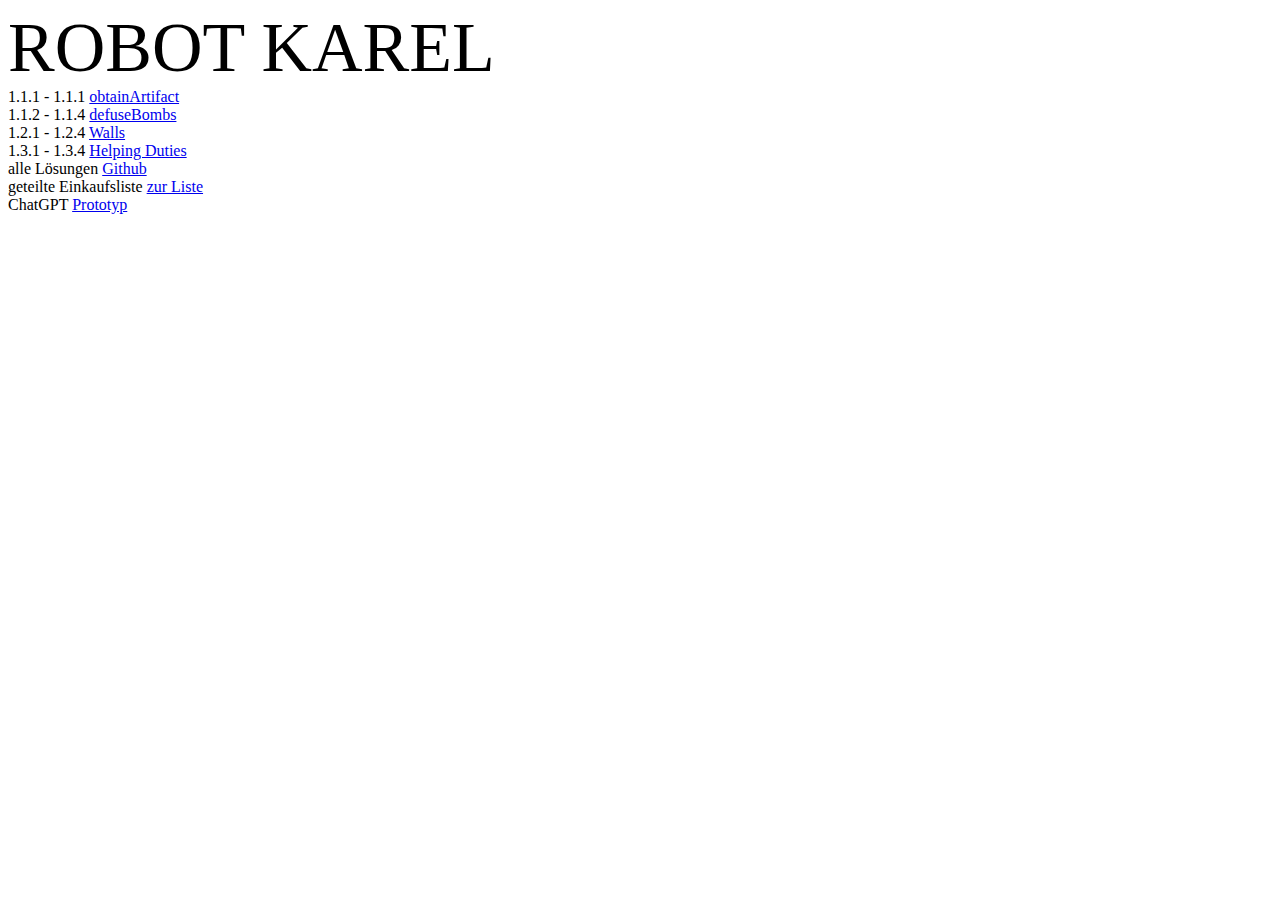
<file: index.html>
<!DOCTYPE html>
<html lang="en">
<head>
    <meta charset="UTF-8">
    <meta name="viewport" content="width=device-width, initial-scale=1.0">
    <title>ROBOT KAREL</title>
    <style>

        .headline2{
            font-size: 70px;
        }

    </style>
</head>
<body>
    <div class="headline2">
        ROBOT KAREL
    </div>
    <div>
        <span>1.1.1 - 1.1.1 </span><a href="obtainArtifact.html">obtainArtifact</a> <br>
        <span>1.1.2 - 1.1.4 </span> <a href="defuseBombs.html">defuseBombs</a> <br>
        <span>1.2.1 - 1.2.4 </span> <a href="walls.html">Walls</a> <br>
        <span>1.3.1 - 1.3.4 </span> <a href="helpingduties.html">Helping Duties</a> <br>
        <span>alle Lösungen</span> <a href="https://github.com/lukasnehrke/karel-solutions/blob/main/problems/0.0.1%20karelsFirstProgram.md">Github</a> <br>
        <span>geteilte Einkaufsliste </span> <a href="geteilte Einkaufsliste/index.html">zur Liste</a> <br>
        <span>ChatGPT</span> <a href="geteilte Einkaufsliste/prototype.html">Prototyp</a> <br>
    </div>
</body>
</html>
</file>
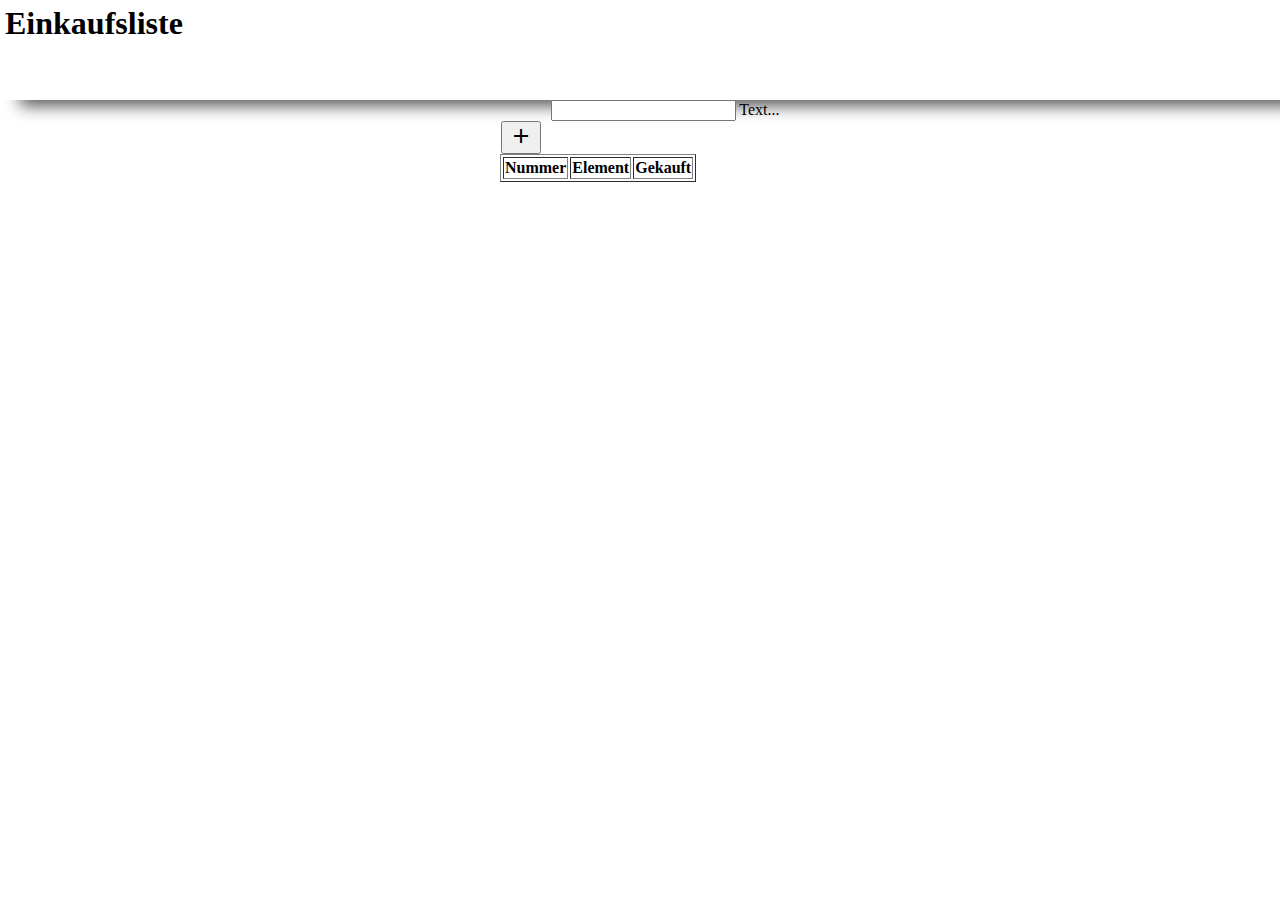
<file: geteilte Einkaufsliste/index.html>
<!DOCTYPE html>
<html lang="en">
<head>
    <meta charset="UTF-8">
    <meta name="viewport" content="width=device-width, initial-scale=1.0">
    <title>Einkaufsliste</title>
    <link rel="stylesheet" href="styles.css">

    <link rel="stylesheet" href="https://fonts.googleapis.com/icon?family=Material+Icons">
    <link rel="stylesheet" href="https://code.getmdl.io/1.3.0/material.indigo-pink.min.css">
    <script defer src="https://code.getmdl.io/1.3.0/material.min.js"></script>

</head>
<body>
    <header>
        <h1>
            Einkaufsliste
        </h1>
    </header>

    <!-- Textfield with Floating Label -->
<div class="add-container" >
    <form action="#" id="addItemForm">
        <div class="mdl-textfield mdl-js-textfield mdl-textfield--floating-label">
        <input class="mdl-textfield__input" type="text" id="sample3">
        <label class="mdl-textfield__label" for="sample3">Text...</label>
        </div>
        <!-- Colored FAB button with ripple -->
    <button onclick="addItem()"  class="mdl-button mdl-js-button mdl-button--fab mdl-js-ripple-effect mdl-button--colored">
        <i class="material-icons">add</i>
    </button>
    </form>

  
</div>
<table id="itemTable" border="1">

    <thead>
        <tr>
            <th>Nummer</th>
            <th>Element</th>
            <th>Gekauft</th>
        </tr>
    </thead>
    <tbody>
        
    </tbody>
</table> 

<script>
    function addItem(){
        let newItem = document.getElementById("sample3").value;

        let table = document.getElementById("itemTable").getElementsByTagName('tbody')[0];

        let newRow = table.insertRow(table.rows.length);

        let cell1 = newRow.insertCell(0);
        let cell2 = newRow.insertCell(1);
        let cell3 = newRow.insertCell(2);

        cell1.innerHTML = table.rows.length;
        cell2.innerHTML = newItem;
        cell3.innerHTML = '<input type="checkbox" onclick="markAsBought(this)">'

        document.getElementById("sample3").value = "";
    }

    function markAsBought(checkbox){
        let row = checkbox.closest("tr");
    }
</script>

</body>
</html>
</file>
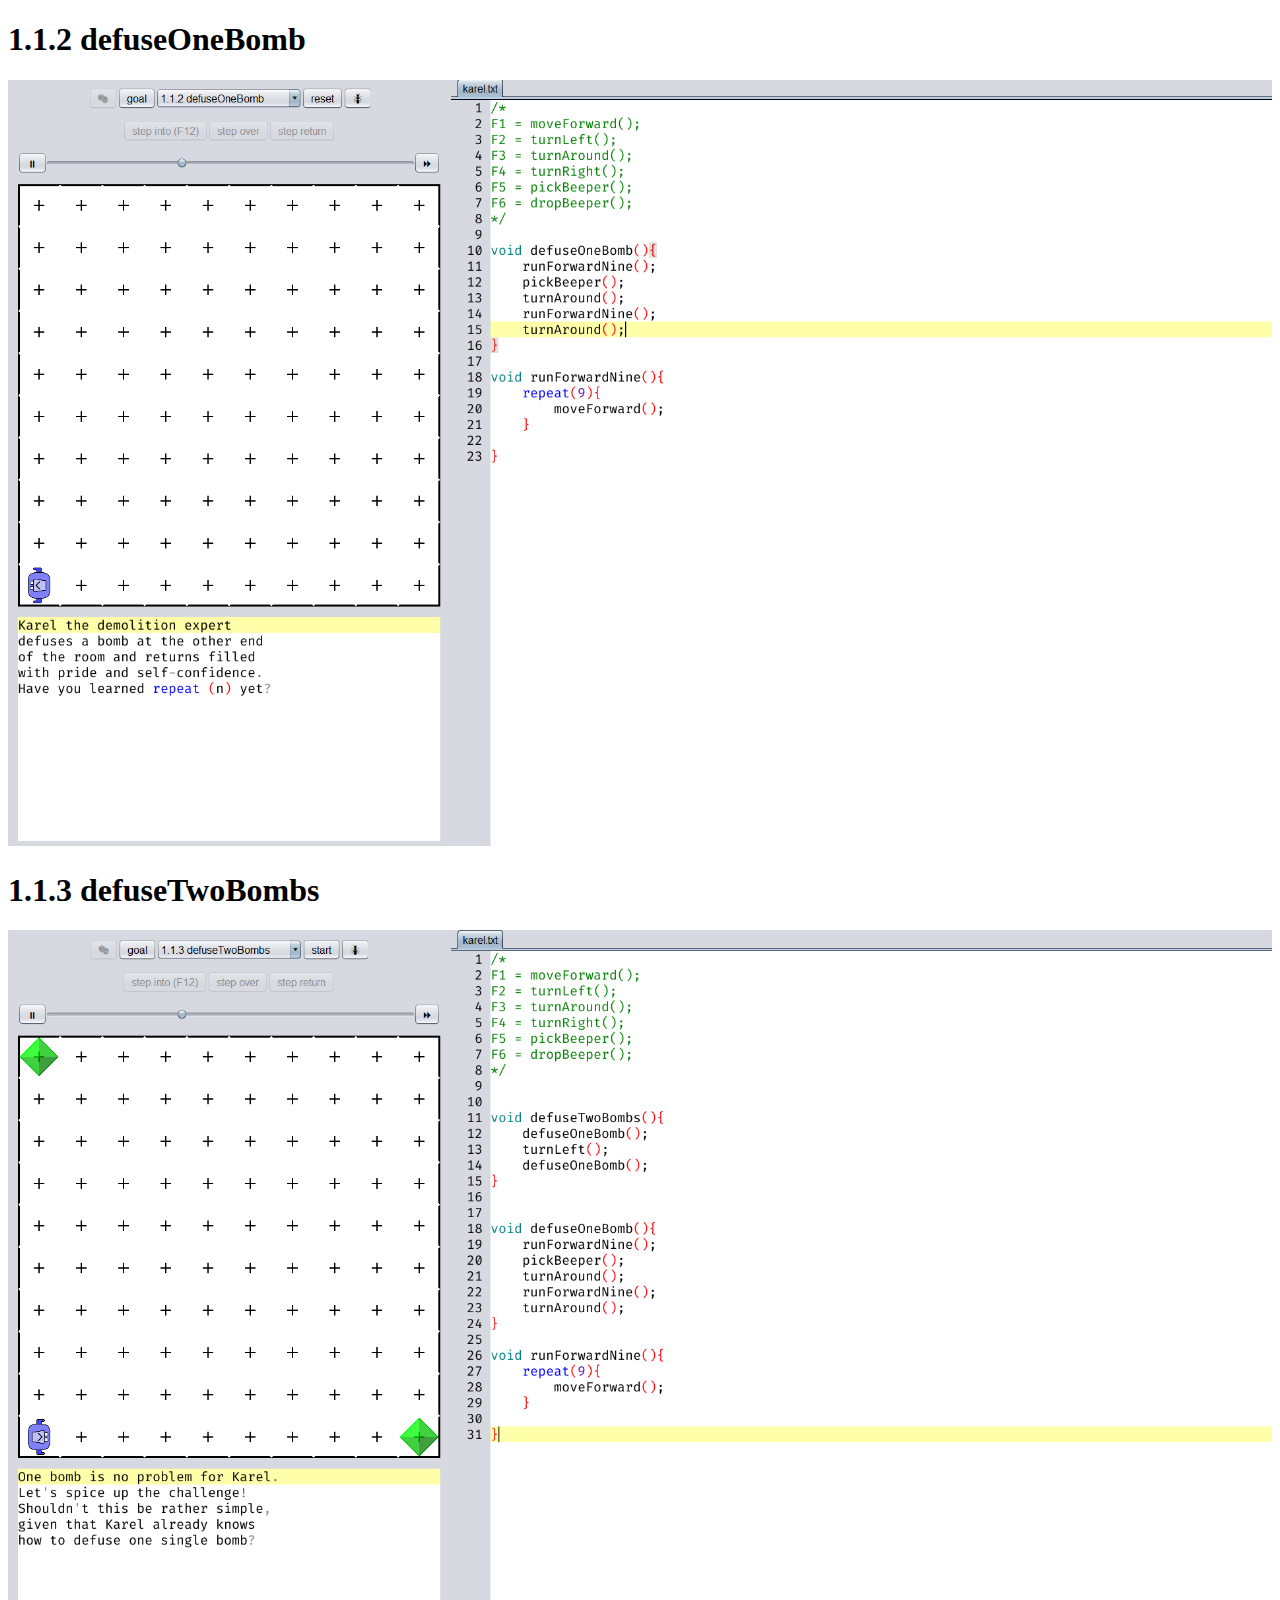
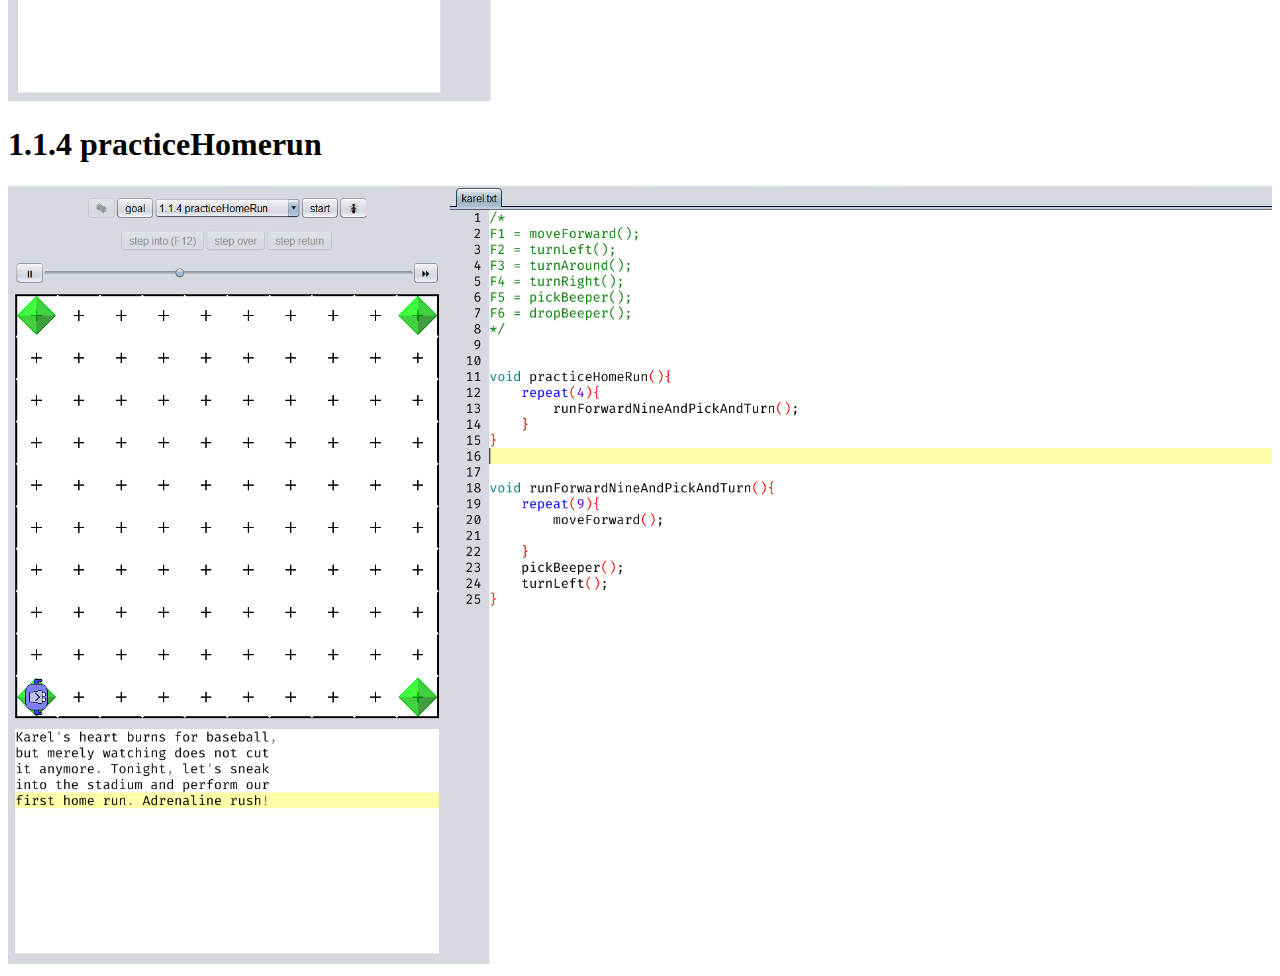
<file: defuseBombs.html>
<!DOCTYPE html>
<html lang="en">
<head>
    <meta charset="UTF-8">
    <meta name="viewport" content="width=device-width, initial-scale=1.0">
    <title>defuseBombs</title>
    
    <style>
        .img{
            width:100%
        }
    </style>
</head>

<body>
    <h1>
        1.1.2 defuseOneBomb
    </h1>
    <img class='img' src="img/defuseOneBomb.png">
<br>
    <h1>
        1.1.3 defuseTwoBombs
    </h1>
    <img class="img" src="img/defuseTwoBombs.png">

<br>
    <h1>
        1.1.4 practiceHomerun
    </h1>
    <img class="img" src="img/practiceHomeRun.png">
</body>
</html>
</file>
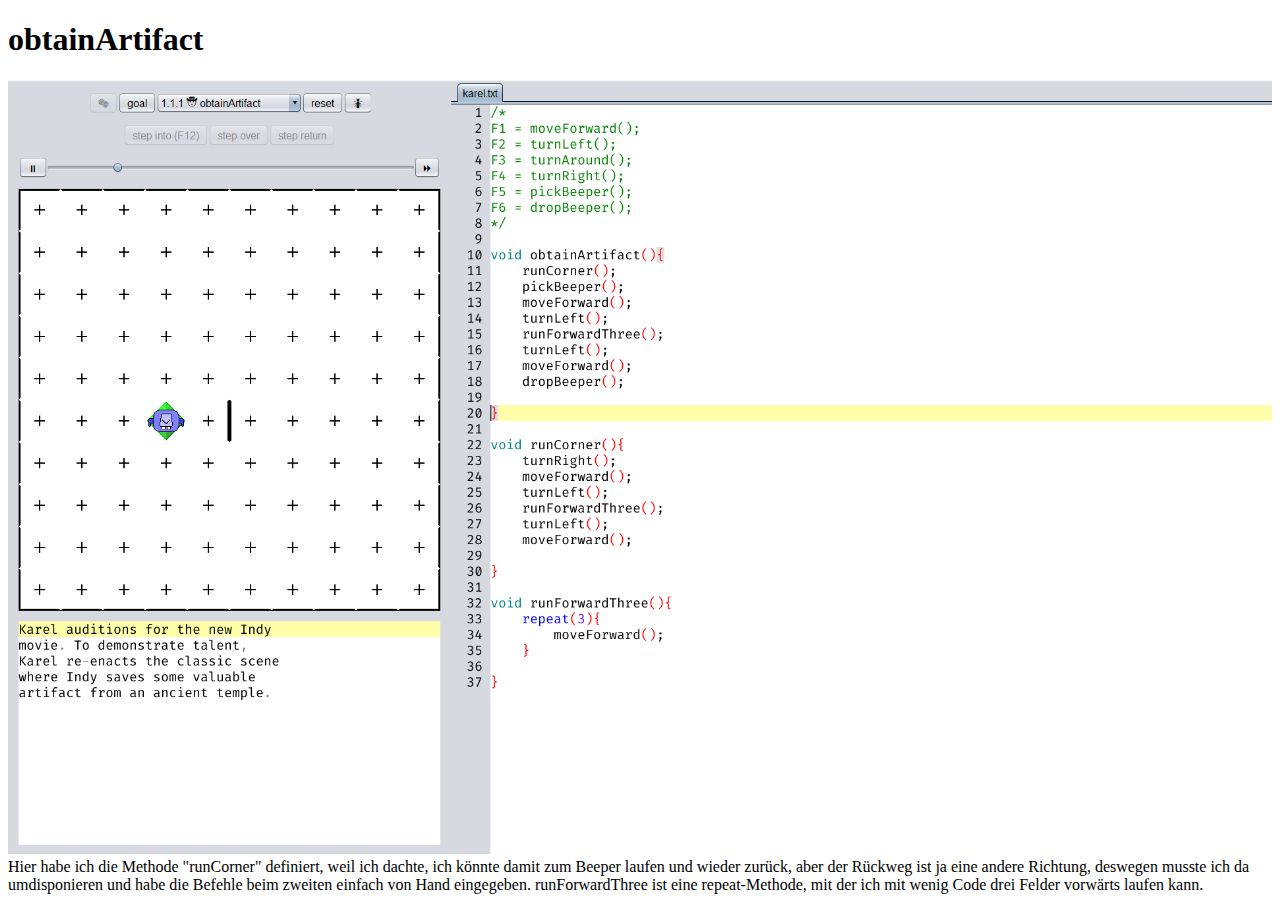
<file: obtainArtifact.html>
<!DOCTYPE html>
<html lang="en">
<head>
    <meta charset="UTF-8">
    <meta name="viewport" content="width=device-width, initial-scale=1.0">
    <title>obtainArtifact</title>

    <style>
        .img{
            width: 100%;
        }
    </style>
</head>
<body>
    <h1>
        obtainArtifact
    </h1>
    <div>
        <img class = 'img' src = 'img/obtainArtifact.png'>
    </div>
    <div>
        Hier habe ich die Methode "runCorner" definiert, weil ich dachte, ich könnte 
        damit zum Beeper laufen und wieder zurück, aber der Rückweg ist ja eine andere 
        Richtung, deswegen musste ich da umdisponieren und habe die Befehle beim zweiten
        einfach von Hand eingegeben. runForwardThree ist eine repeat-Methode, mit der ich 
        mit wenig Code drei Felder vorwärts laufen kann. 
    </div>
</body>
</html>
</file>
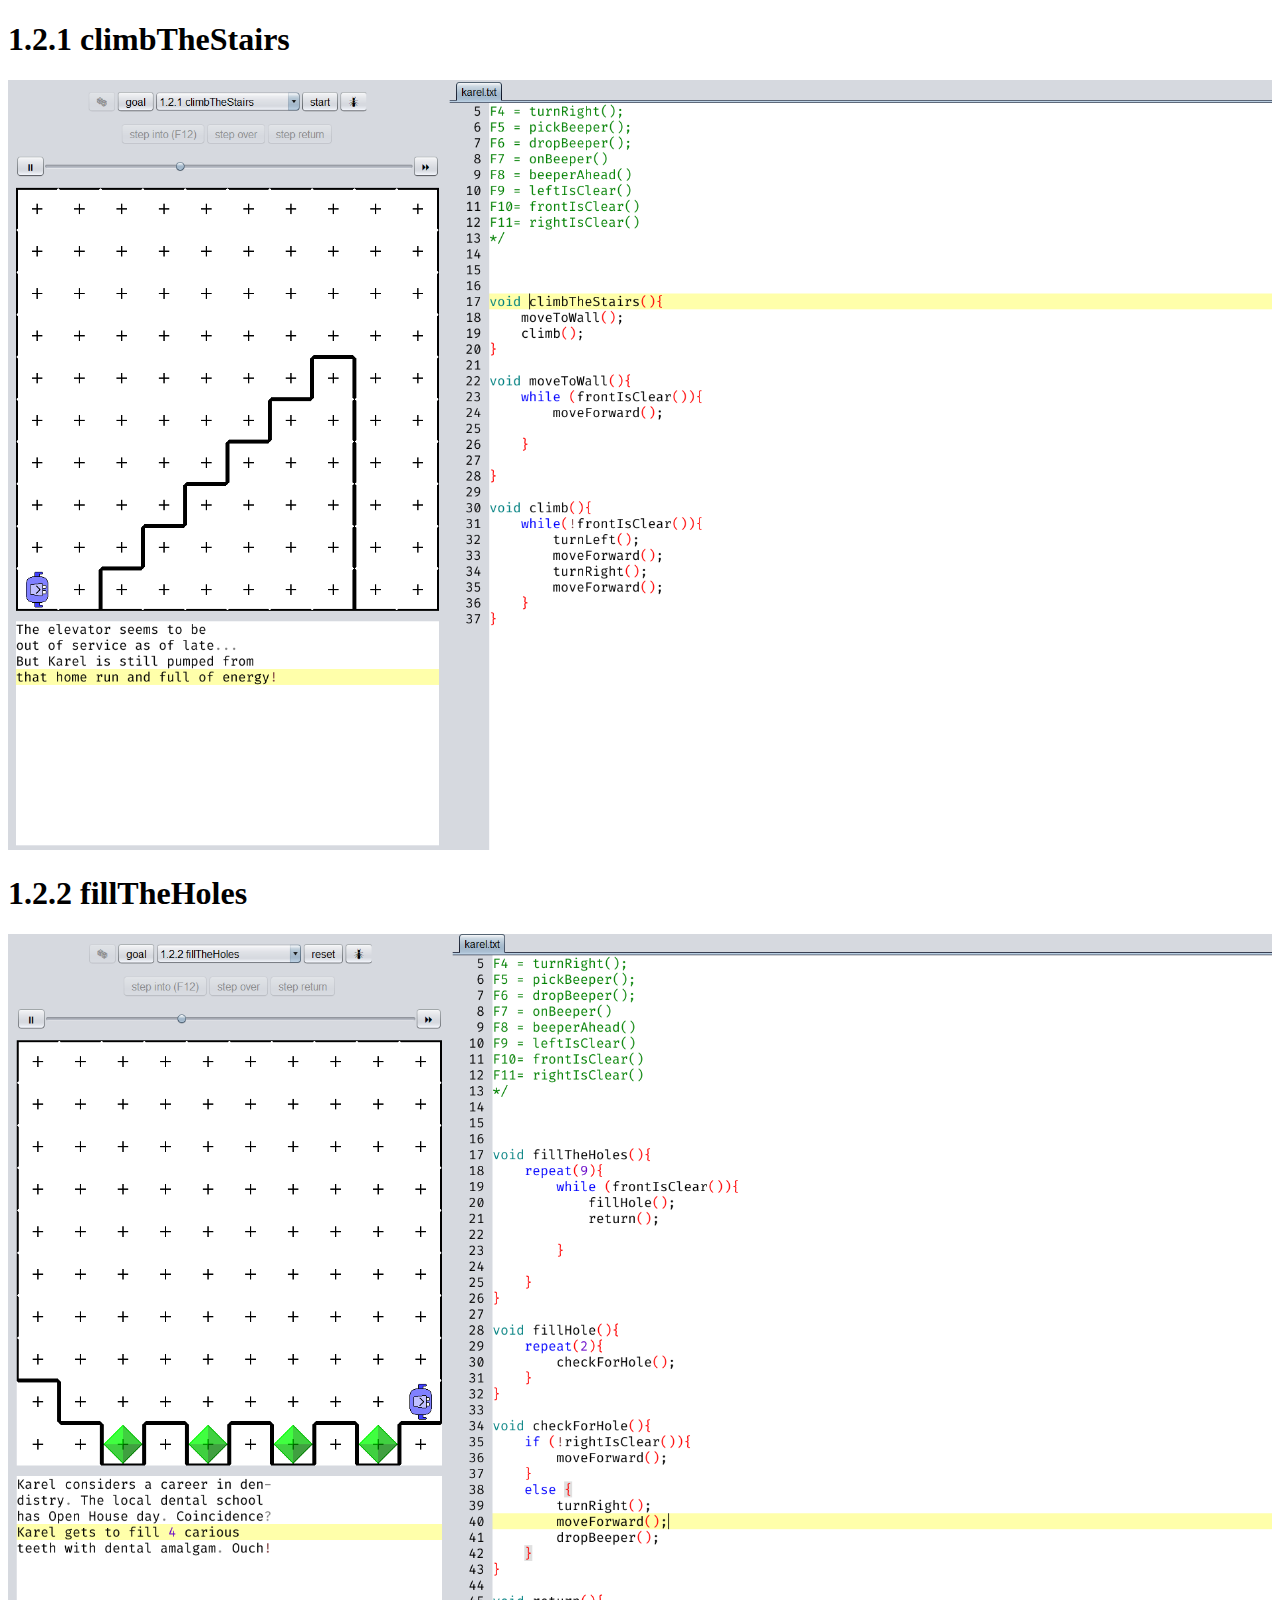
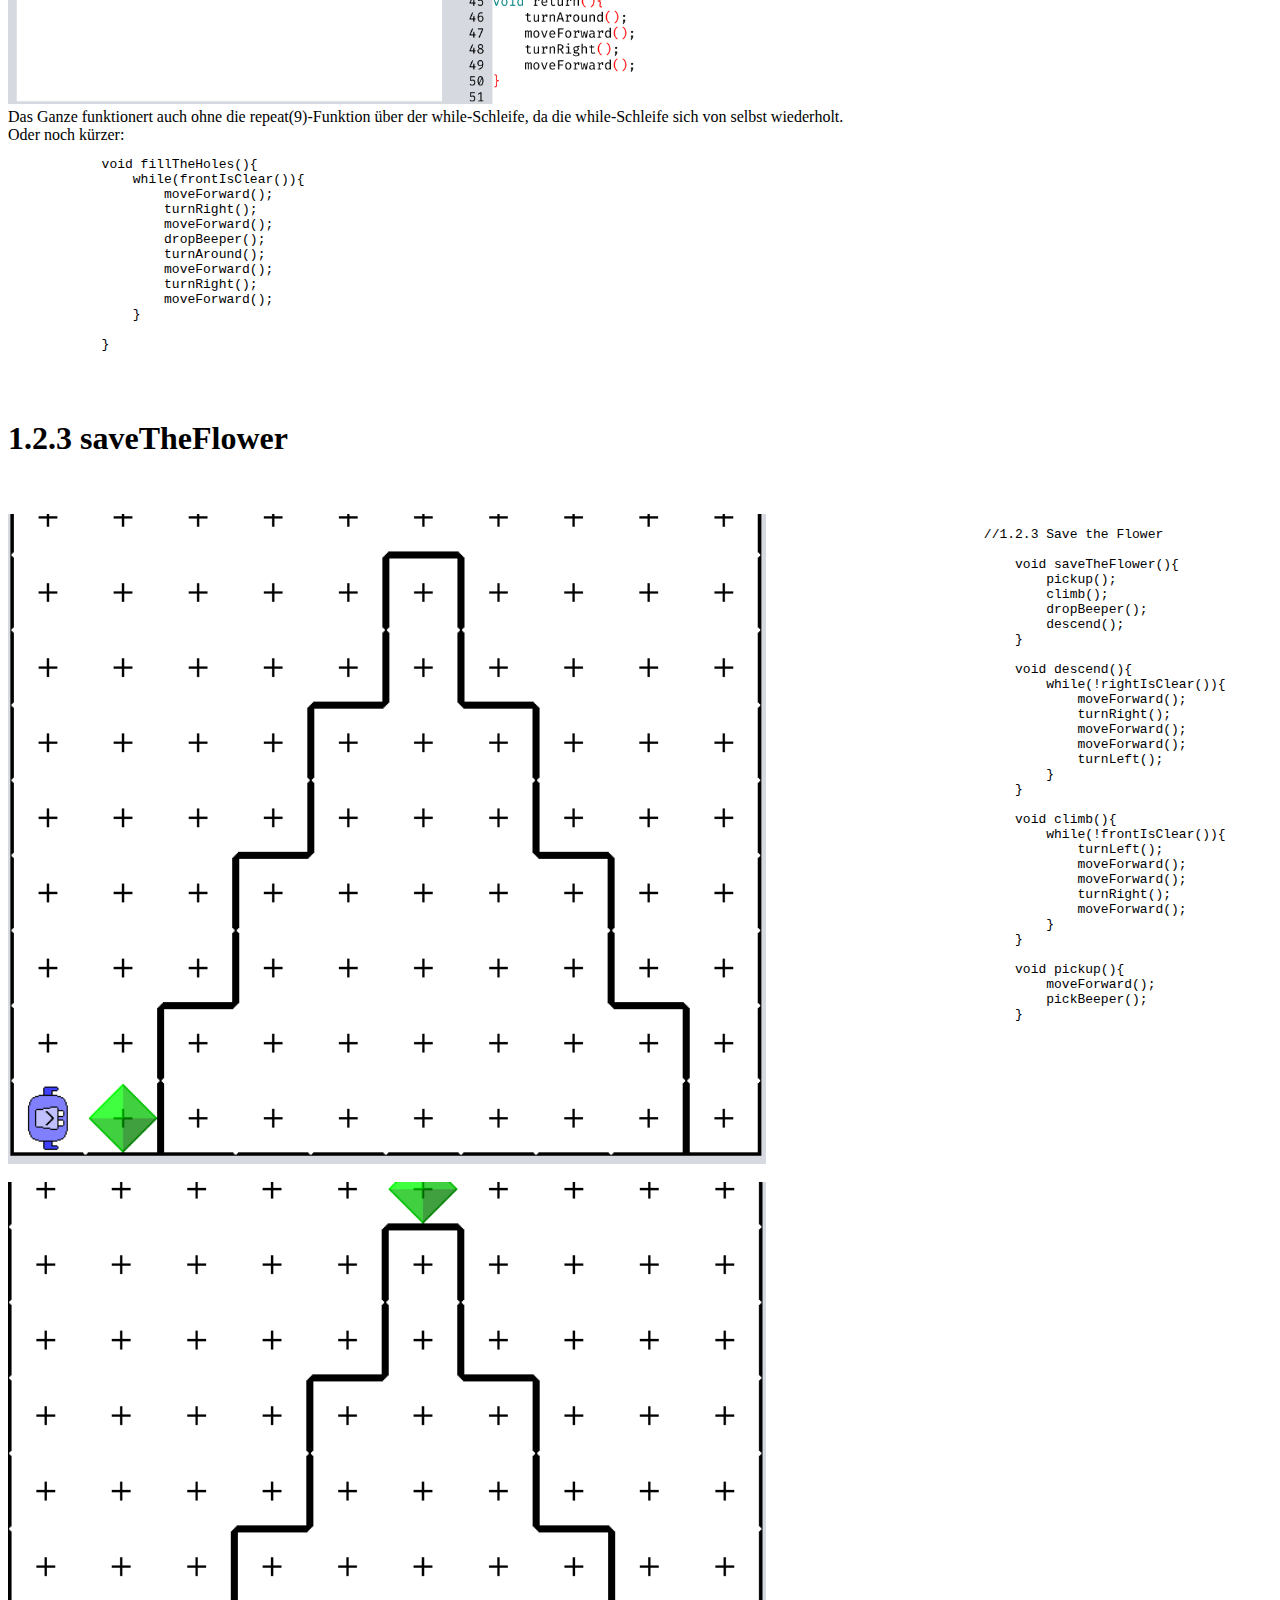
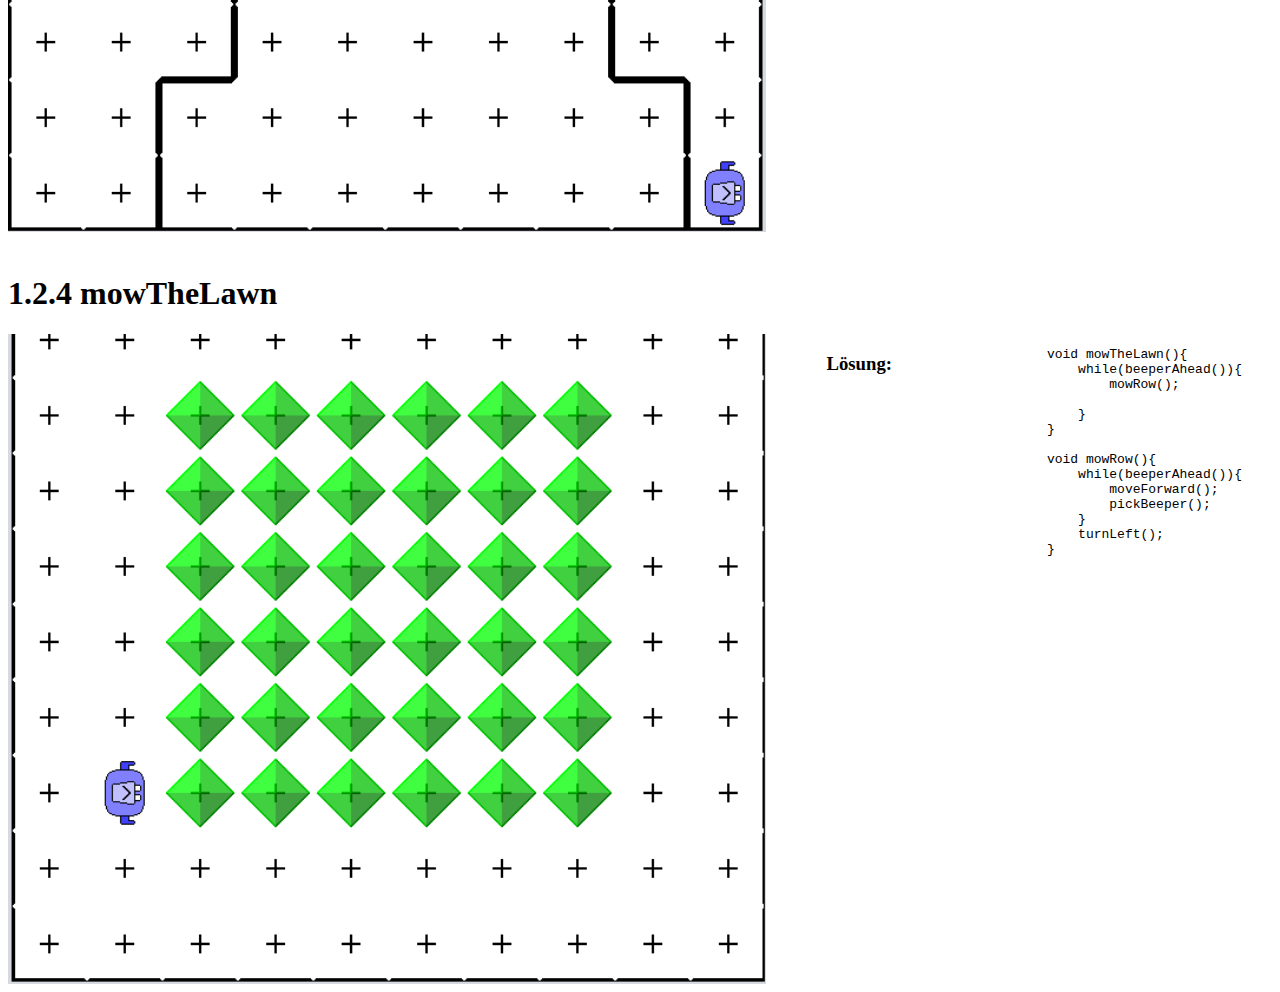
<file: walls.html>
<!DOCTYPE html>
<html lang="en">
<head>
    <meta charset="UTF-8">
    <meta name="viewport" content="width=device-width, initial-scale=1.0">
    <title>Walls</title>

    <style>
        .img{
            width:100%;
        }

        .smallimg{
            width:60%;
            height: 650px;
            object-fit: cover;
            object-position: 50% 100%;
        }

        .vorher-container{
            display: flex;
            justify-content: space-between;
        }
    </style>
</head>
<body>
    <h1>
        1.2.1 climbTheStairs
    </h1>
    <img class="img" src="img/climbTheStairs.png">
<br>
    <h1>
        1.2.2 fillTheHoles
    </h1>
    <img class="img" src="img/fillTheHoles.png">
    <div>
        Das Ganze funktionert auch ohne die repeat(9)-Funktion über der while-Schleife,
        da die while-Schleife sich von selbst wiederholt. <br>
        Oder noch kürzer: 
        <pre>
            void fillTheHoles(){
                while(frontIsClear()){
                    moveForward();
                    turnRight();
                    moveForward();
                    dropBeeper();
                    turnAround();
                    moveForward();
                    turnRight();
                    moveForward();
                }
                
            }
        </pre>

    </div>
    <br>
    <h1>
        1.2.3 saveTheFlower 
    </h1>
    <br>
     <br>
     <div class="vorher-container">
        <img class="smallimg" src="img/saveTheFlowersVorher.png">
        <p>
            <pre>
                //1.2.3 Save the Flower

                    void saveTheFlower(){
                        pickup();
                        climb();
                        dropBeeper();
                        descend();
                    }

                    void descend(){
                        while(!rightIsClear()){
                            moveForward();
                            turnRight();
                            moveForward();
                            moveForward();
                            turnLeft();
                        }
                    }

                    void climb(){
                        while(!frontIsClear()){
                            turnLeft();
                            moveForward();
                            moveForward();
                            turnRight();
                            moveForward();
                        }
                    }

                    void pickup(){
                        moveForward();
                        pickBeeper();
                    }
            </pre>
        </p>
    </div>
    <br>
    <div>
        <img class="smallimg" src="img/saveTheFlowerNachher.png">
    </div>
    <br>
    <h1>
        1.2.4 mowTheLawn
    </h1>
    <div class="vorher-container">
        <img class="smallimg" src="img/mowTheLawn.png">
        <p>
            <h3>
                Lösung:
            </h3>
            <pre>
                void mowTheLawn(){
                    while(beeperAhead()){
                        mowRow();
                        
                    }
                }
                
                void mowRow(){
                    while(beeperAhead()){
                        moveForward();
                        pickBeeper();
                    }
                    turnLeft();
                }
            </pre>
        </p>
    </div>
    </body>
</html>
</file>
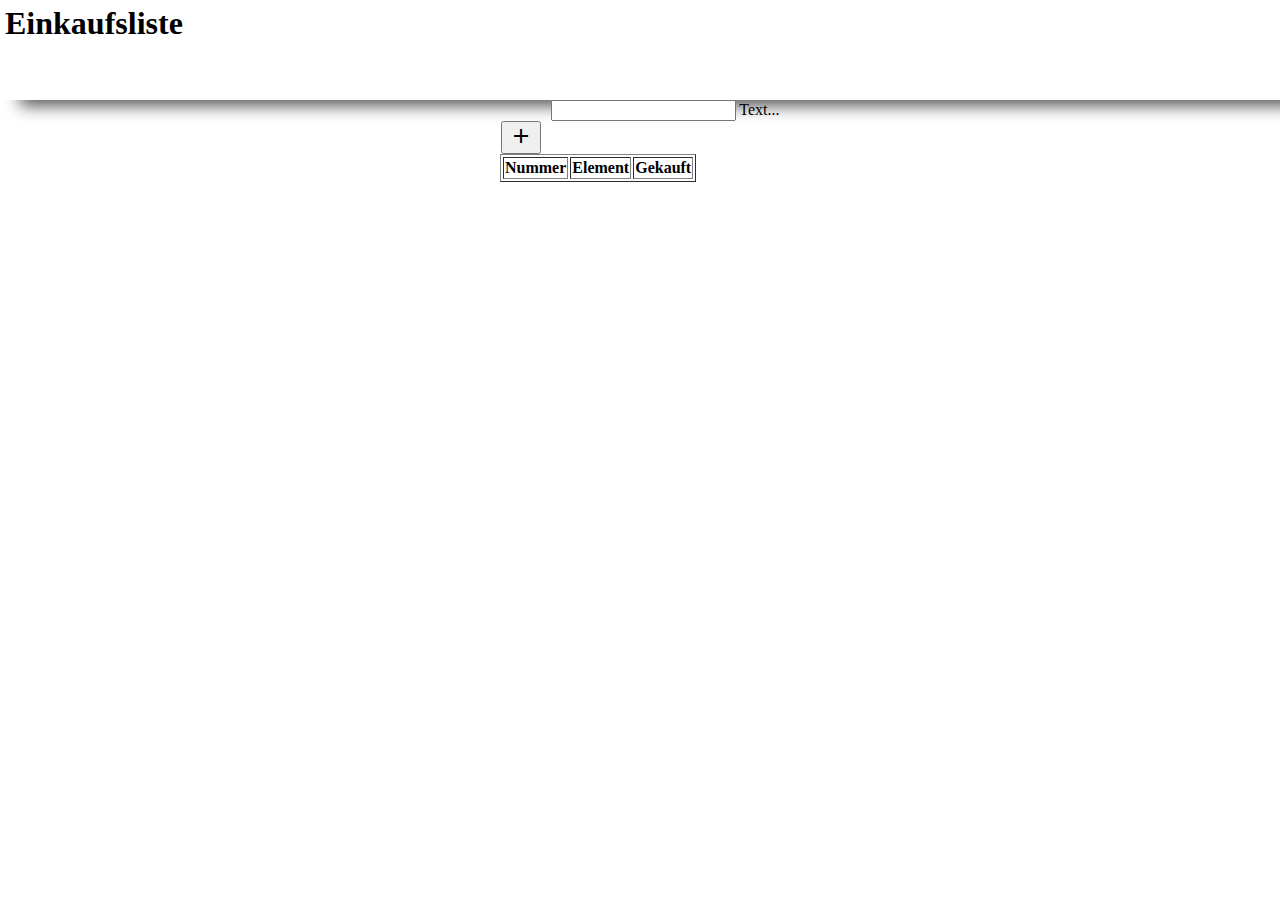
<file: geteilte Einkaufsliste/prototype.html>
<!DOCTYPE html>
<html lang="en">
<head>
    <meta charset="UTF-8">
    <meta name="viewport" content="width=device-width, initial-scale=1.0">
    <title>Einkaufsliste</title>
    <link rel="stylesheet" href="styles.css">

    <link rel="stylesheet" href="https://fonts.googleapis.com/icon?family=Material+Icons">
    <link rel="stylesheet" href="https://code.getmdl.io/1.3.0/material.indigo-pink.min.css">
    <script defer src="https://code.getmdl.io/1.3.0/material.min.js"></script>

</head>
<body>
    <header>
        <h1>
            Einkaufsliste
        </h1>
    </header>

    <!-- Formularcontainer -->
    <div class="add-container">
        <form action="#" id="addItemForm">
            <div class="mdl-textfield mdl-js-textfield mdl-textfield--floating-label">
                <input class="mdl-textfield__input" type="text" id="sample3">
                <label class="mdl-textfield__label" for="sample3">Text...</label>
            </div>
            <!-- Colored FAB button with ripple -->
            <button onclick="addItem()"  class="mdl-button mdl-js-button mdl-button--fab mdl-js-ripple-effect mdl-button--colored">
                <i class="material-icons">add</i>
            </button>
        </form>
    </div>

    <!-- Tabelle -->
    <table id="itemTable" border="1">
        <thead>
            <tr>
                <th>Nummer</th>
                <th>Element</th>
                <th>Gekauft</th>
            </tr>
        </thead>
        <tbody id="tableBody">
            
        </tbody>
    </table> 

    <script>
        // Funktion zum Hinzufügen eines Elements zur Liste
        function addItem(){
            let newItem = document.getElementById("sample3").value;

            // Zugriff auf den localStorage
            let storedList = JSON.parse(localStorage.getItem('shoppingList')) || [];

            // Hinzufügen des neuen Elements zur Liste
            storedList.push({
                item: newItem,
                bought: false
            });

            // Aktualisieren des localStorage
            localStorage.setItem('shoppingList', JSON.stringify(storedList));

            // Aktualisieren der Anzeige
            displayList();
            
            document.getElementById("sample3").value = "";
        }

        // Funktion zum Anzeigen der Liste
        function displayList() {
            let tableBody = document.getElementById("tableBody");

            // Löschen des aktuellen Inhalts
            tableBody.innerHTML = "";

            // Abrufen der Liste aus dem localStorage
            let storedList = JSON.parse(localStorage.getItem('shoppingList')) || [];

            // Hinzufügen der Elemente zur Tabelle
            storedList.forEach((item, index) => {
                let newRow = tableBody.insertRow(tableBody.rows.length);
                let cell1 = newRow.insertCell(0);
                let cell2 = newRow.insertCell(1);
                let cell3 = newRow.insertCell(2);

                cell1.innerHTML = index + 1;
                cell2.innerHTML = item.item;
                cell3.innerHTML = '<input type="checkbox" ' + (item.bought ? 'checked' : '') + ' onclick="markAsBought(this, ' + index + ')">';
            });
        }

        // Funktion zum Markieren als gekauft
        function markAsBought(checkbox, index) {
            let storedList = JSON.parse(localStorage.getItem('shoppingList')) || [];

            // Aktualisieren des gekauft-Status im localStorage
            storedList[index].bought = checkbox.checked;

            // Aktualisieren des localStorage
            localStorage.setItem('shoppingList', JSON.stringify(storedList));
        }

        // Beim Laden der Seite die Liste anzeigen
        displayList();
    </script>

</body>
</html>
</file>
<file: geteilte Einkaufsliste/styles.css>
body{
    margin: 0;
}


header{
    height: 100px;
    box-shadow: 20px 6px 15px 0px rgba(0,0,0,0.66);
}

header h1{
    margin: 0;
    padding: 5px;
}

.mdl-textfield.mdl-js-textfield.mdl-textfield--floating-label{
    margin-left: 50px;
    margin-right: 0;
}

.add-container{
    display: flex;
    justify-content: center;
}

#itemTable{
    margin-left: 500px;
}
</file>
